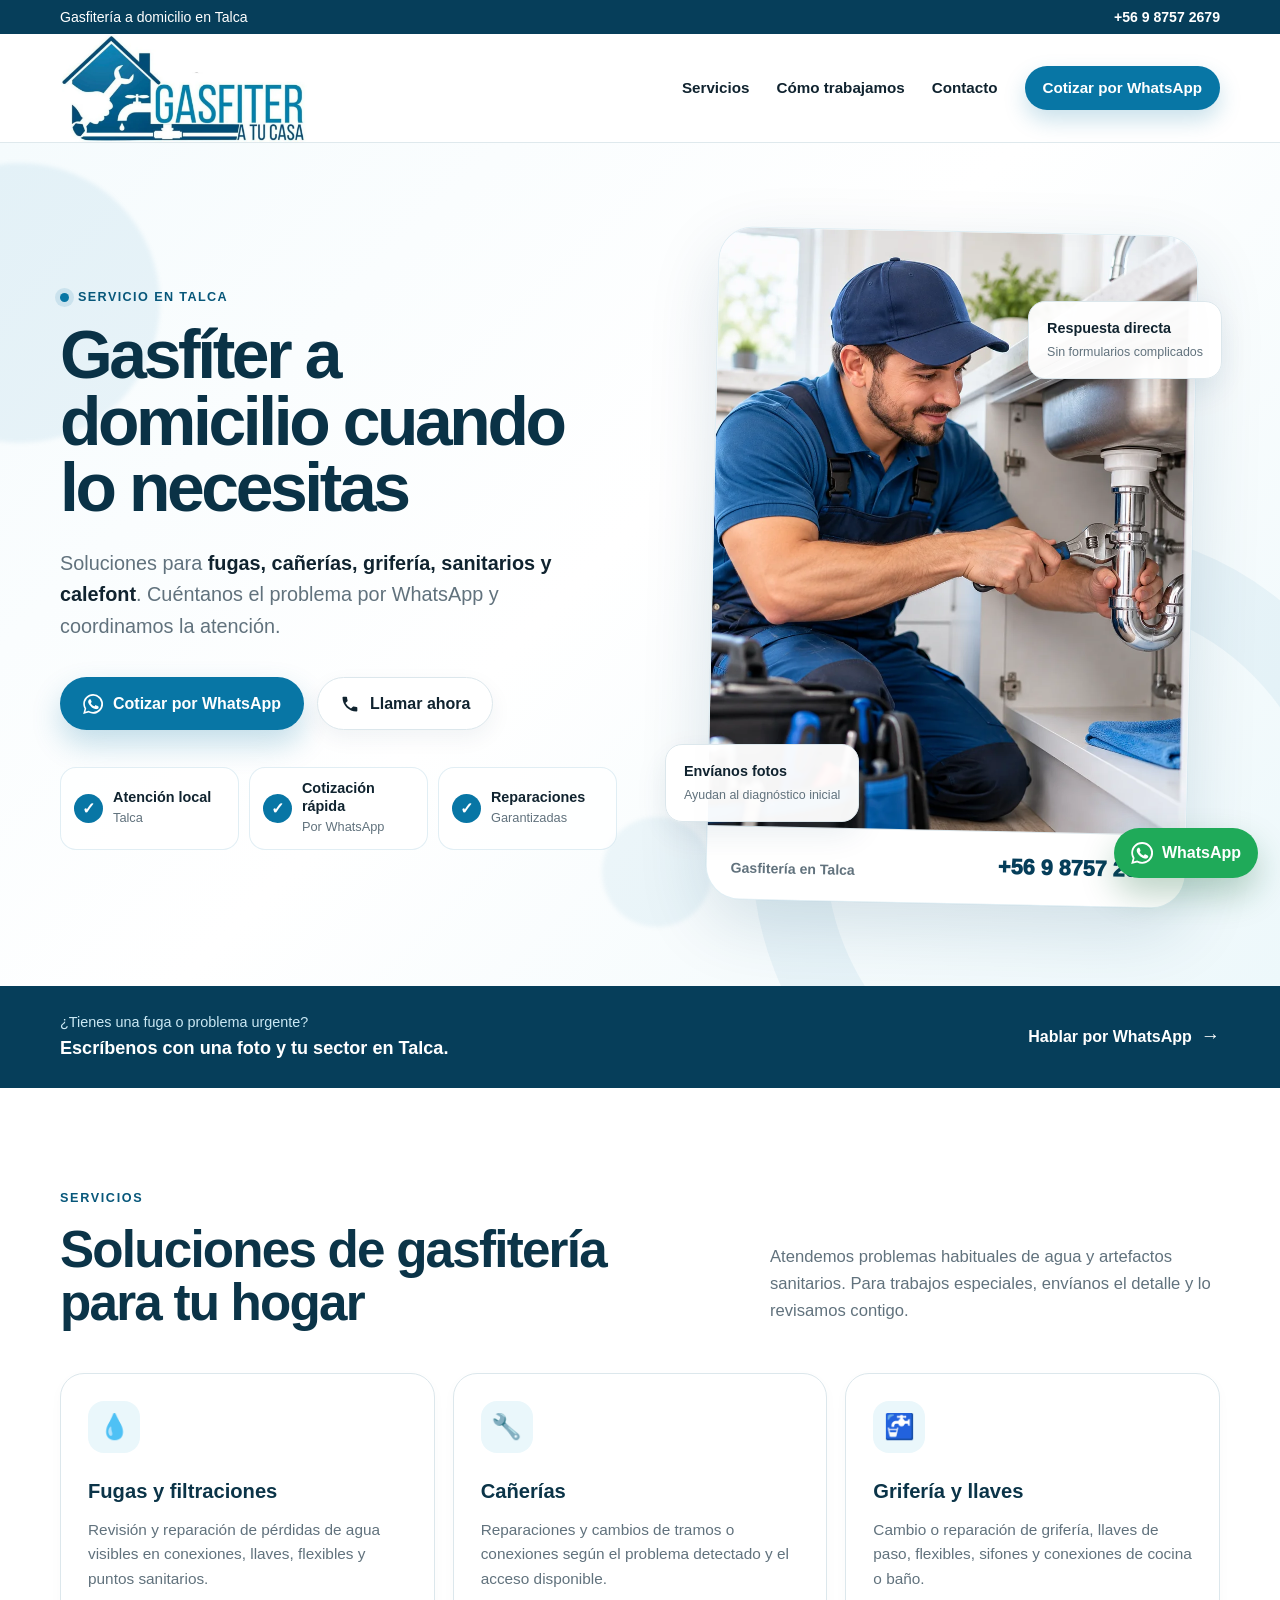
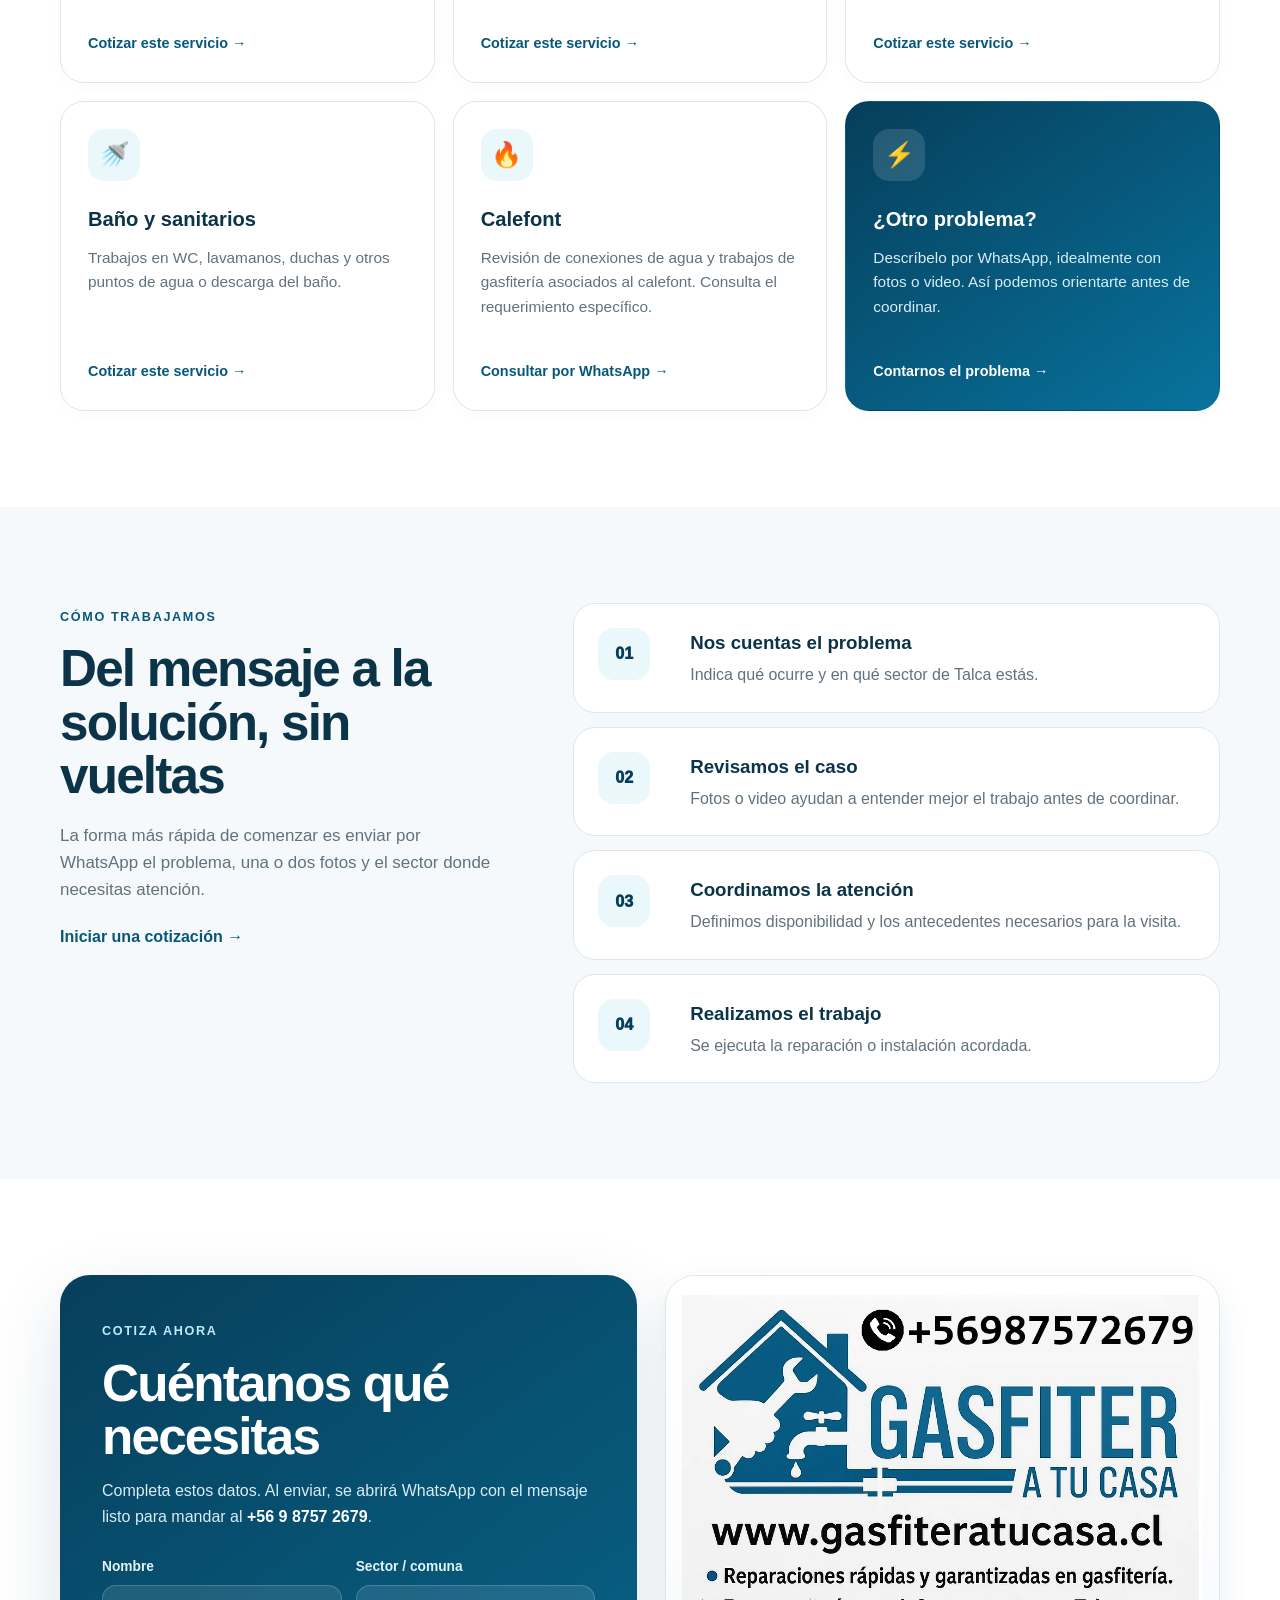
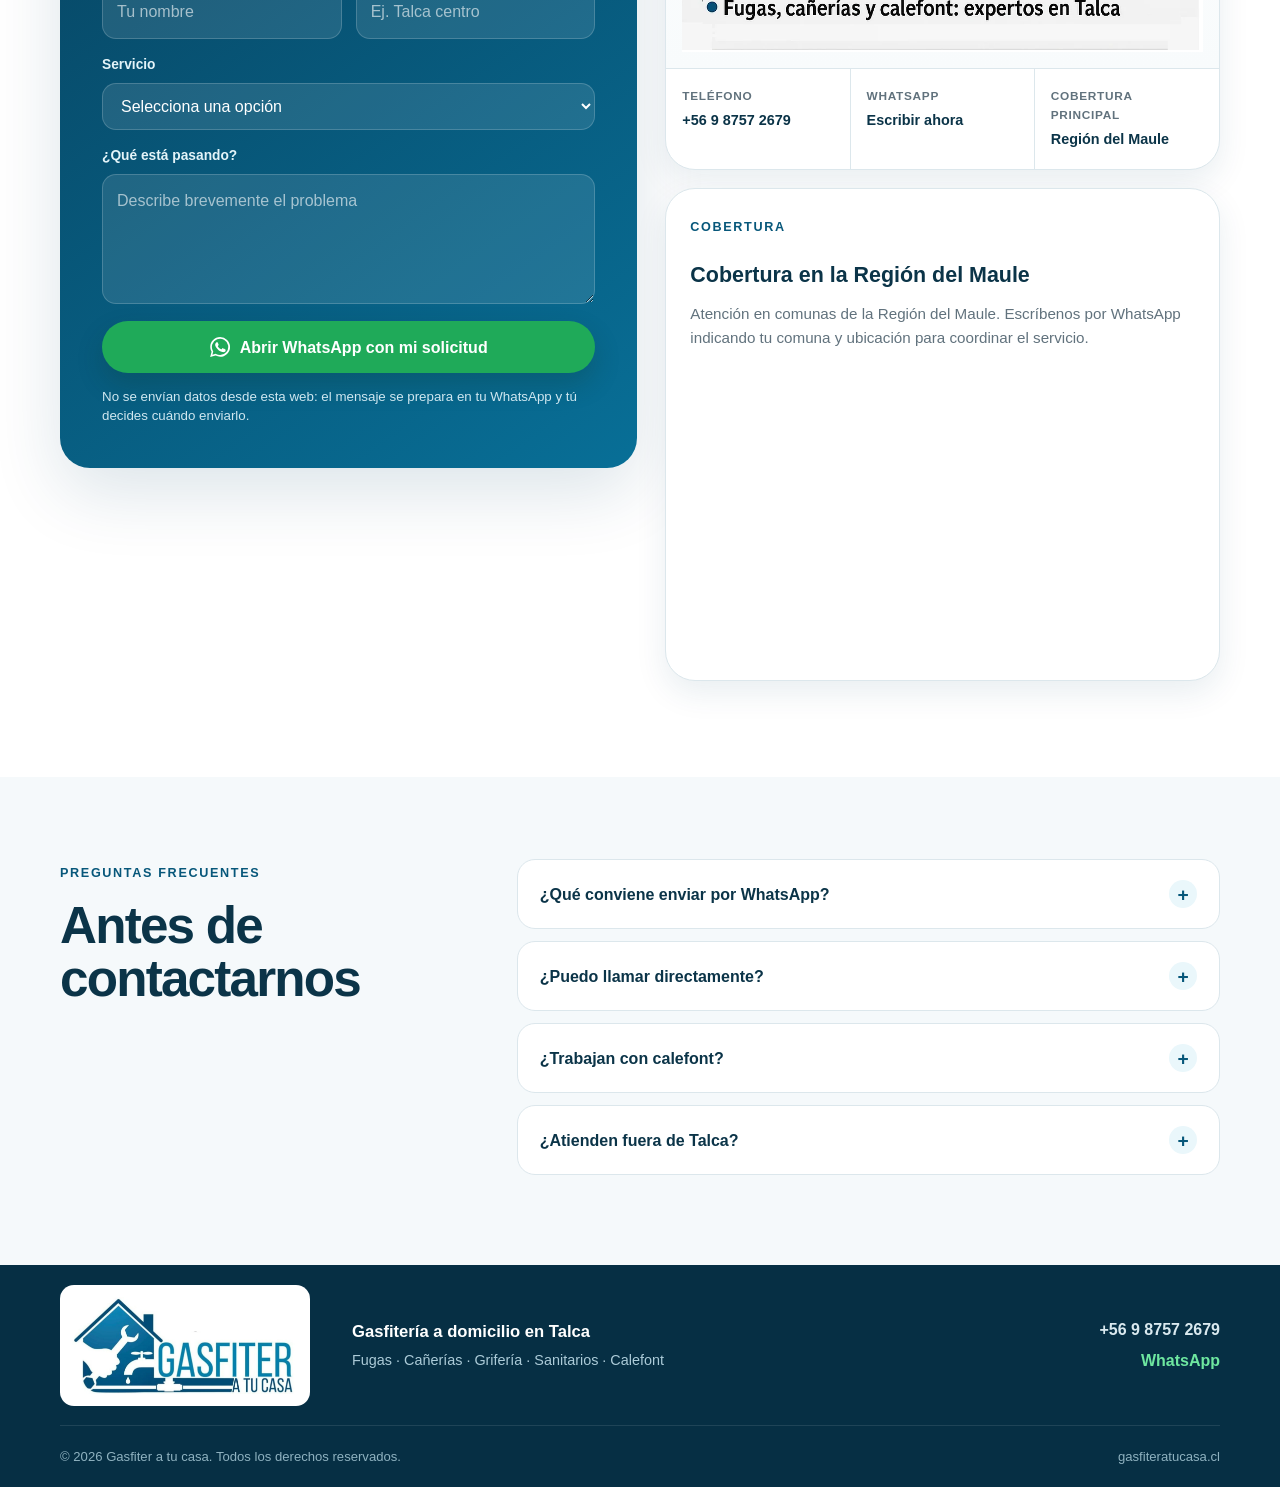
<file: index.html>
<!doctype html>
<html lang="es-CL">
<head>
  <meta charset="utf-8">
  <meta name="viewport" content="width=device-width, initial-scale=1">
  <title>Gasfíter en Talca | Gasfiter a tu casa</title>
  <meta name="description" content="Gasfitería a domicilio en Talca. Reparación de fugas, cañerías, grifería, sanitarios y trabajos asociados a calefont. Cotiza rápido por WhatsApp.">
  <meta name="robots" content="index,follow,max-image-preview:large">
  <meta name="theme-color" content="#006b92">
  <link rel="canonical" href="https://gasfiteratucasa.cl/">

  <meta property="og:type" content="website">
  <meta property="og:locale" content="es_CL">
  <meta property="og:title" content="Gasfíter en Talca | Gasfiter a tu casa">
  <meta property="og:description" content="Reparaciones rápidas y garantizadas en gasfitería. Atención en Talca. Cotiza por WhatsApp.">
  <meta property="og:url" content="https://gasfiteratucasa.cl/">
  <meta property="og:image" content="https://gasfiteratucasa.cl/assets/datos.webp">
  <meta property="og:image:alt" content="Gasfiter a tu casa, Talca, teléfono +56 9 8757 2679">

  <link rel="icon" href="assets/favicon.ico" sizes="any">
  <link rel="icon" href="assets/favicon.png" type="image/png">
  <link rel="apple-touch-icon" href="assets/apple-touch-icon.png">
  <link rel="manifest" href="site.webmanifest">
  <link rel="stylesheet" href="styles.css">

  <script type="application/ld+json">
  {
    "@context": "https://schema.org",
    "@type": "Plumber",
    "name": "Gasfiter a tu casa",
    "url": "https://gasfiteratucasa.cl/",
    "telephone": "+56987572679",
    "image": "https://gasfiteratucasa.cl/assets/logo.webp",
    "logo": "https://gasfiteratucasa.cl/assets/logo.webp",
    "areaServed": {
      "@type": "City",
      "name": "Talca",
      "addressRegion": "Maule",
      "addressCountry": "CL"
    },
    "description": "Servicio de gasfitería a domicilio en Talca: reparación de fugas, cañerías, grifería, sanitarios y trabajos asociados a calefont."
  }
  </script>
</head>
<body>
  <a class="skip-link" href="#contenido">Saltar al contenido</a>

  <header class="site-header" id="inicio">
    <div class="topbar">
      <div class="container topbar-inner">
        <span>Gasfitería a domicilio en Talca</span>
        <a href="tel:+56987572679" aria-label="Llamar al +56 9 8757 2679">+56 9 8757 2679</a>
      </div>
    </div>

    <nav class="navbar container" aria-label="Navegación principal">
      <a class="brand" href="#inicio" aria-label="Gasfiter a tu casa, inicio">
        <img src="assets/logo.webp" alt="Gasfiter a tu casa" width="440" height="189">
      </a>

      <button class="menu-toggle" id="menuToggle" type="button" aria-expanded="false" aria-controls="navLinks" aria-label="Abrir menú">
        <span></span><span></span><span></span>
      </button>

      <ul class="nav-links" id="navLinks">
        <li><a href="#servicios">Servicios</a></li>
        <li><a href="#como-trabajamos">Cómo trabajamos</a></li>
        <li><a href="#contacto">Contacto</a></li>
        <li><a class="nav-cta" href="https://wa.me/56987572679?text=Hola%2C%20necesito%20cotizar%20un%20servicio%20de%20gasfiter%C3%ADa%20en%20Talca." target="_blank" rel="noopener">Cotizar por WhatsApp</a></li>
      </ul>
    </nav>
  </header>

  <main id="contenido">
    <section class="hero" aria-labelledby="hero-title">
      <div class="hero-decoration hero-decoration-one" aria-hidden="true"></div>
      <div class="hero-decoration hero-decoration-two" aria-hidden="true"></div>
      <div class="container hero-grid">
        <div class="hero-copy">
          <div class="eyebrow"><span class="dot"></span> Servicio en Talca</div>
          <h1 id="hero-title">Gasfíter a domicilio cuando lo necesitas</h1>
          <p class="hero-lead">Soluciones para <strong>fugas, cañerías, grifería, sanitarios y calefont</strong>. Cuéntanos el problema por WhatsApp y coordinamos la atención.</p>

          <div class="hero-actions">
            <a class="btn btn-primary" href="https://wa.me/56987572679?text=Hola%2C%20necesito%20un%20gasf%C3%ADter%20en%20Talca.%20Mi%20problema%20es%3A%20" target="_blank" rel="noopener">
              <svg aria-hidden="true" viewBox="0 0 24 24"><path d="M20.5 3.5A11.8 11.8 0 0 0 12.1 0C5.6 0 .3 5.3.3 11.8c0 2.1.5 4.1 1.6 5.9L.2 24l6.5-1.7c1.7.9 3.6 1.4 5.5 1.4h.1c6.5 0 11.8-5.3 11.8-11.8 0-3.2-1.3-6.1-3.6-8.4Zm-8.3 18.2h-.1c-1.7 0-3.4-.5-4.9-1.3l-.4-.2-3.9 1 1-3.8-.2-.4a9.8 9.8 0 1 1 8.5 4.7Zm5.4-7.4c-.3-.1-1.7-.8-2-.9-.3-.1-.5-.1-.7.1-.2.3-.8.9-.9 1.1-.2.2-.3.2-.6.1-1.7-.8-2.8-1.5-3.9-3.4-.3-.5.3-.5.8-1.6.1-.2 0-.4 0-.6l-.9-2.2c-.2-.5-.5-.5-.7-.5h-.6c-.2 0-.6.1-.8.4-.3.3-1.1 1.1-1.1 2.6s1.1 3 1.3 3.2c.1.2 2.2 3.4 5.4 4.8.8.3 1.4.5 1.8.6.8.2 1.5.2 2 .1.6-.1 1.7-.7 1.9-1.4.2-.7.2-1.3.2-1.4-.1-.1-.3-.2-.6-.3Z"/></svg>
              Cotizar por WhatsApp
            </a>
            <a class="btn btn-secondary" href="tel:+56987572679">
              <svg aria-hidden="true" viewBox="0 0 24 24"><path d="M6.6 10.8a15.5 15.5 0 0 0 6.6 6.6l2.2-2.2c.3-.3.7-.4 1-.2 1.1.4 2.2.6 3.4.6.6 0 1 .4 1 1V20c0 .6-.4 1-1 1C10.5 21 3 13.5 3 4.2c0-.6.4-1 1-1h3.5c.6 0 1 .4 1 1 0 1.2.2 2.3.6 3.4.1.4 0 .8-.2 1l-2.3 2.2Z"/></svg>
              Llamar ahora
            </a>
          </div>

          <div class="trust-row" aria-label="Características del servicio">
            <div class="trust-item"><span class="check">✓</span><span><strong>Atención local</strong><small>Talca</small></span></div>
            <div class="trust-item"><span class="check">✓</span><span><strong>Cotización rápida</strong><small>Por WhatsApp</small></span></div>
            <div class="trust-item"><span class="check">✓</span><span><strong>Reparaciones</strong><small>Garantizadas</small></span></div>
          </div>
        </div>

        <div class="hero-visual" aria-label="Gasfíter trabajando en un domicilio">
          <div class="hero-photo-card">
            <img class="hero-worker" src="assets/hero-gasfiter.webp" alt="Gasfíter trabajando en la reparación de una tubería bajo un lavaplatos" width="900" height="1125">
            <div class="brand-card-copy hero-photo-copy">
              <span>Gasfitería en Talca</span>
              <a href="tel:+56987572679">+56 9 8757 2679</a>
            </div>
          </div>
          <div class="mini-card mini-card-top"><strong>Respuesta directa</strong><span>Sin formularios complicados</span></div>
          <div class="mini-card mini-card-bottom"><strong>Envíanos fotos</strong><span>Ayudan al diagnóstico inicial</span></div>
        </div>
      </div>
    </section>

    <section class="quick-contact" aria-label="Contacto rápido">
      <div class="container quick-contact-inner">
        <div>
          <span>¿Tienes una fuga o problema urgente?</span>
          <strong>Escríbenos con una foto y tu sector en Talca.</strong>
        </div>
        <a href="https://wa.me/56987572679?text=Hola%2C%20tengo%20un%20problema%20de%20gasfiter%C3%ADa%20en%20Talca.%20Quiero%20enviar%20una%20foto%20para%20cotizar." target="_blank" rel="noopener">Hablar por WhatsApp <span>→</span></a>
      </div>
    </section>

    <section class="section" id="servicios" aria-labelledby="servicios-title">
      <div class="container">
        <div class="section-heading">
          <div>
            <span class="eyebrow simple">Servicios</span>
            <h2 id="servicios-title">Soluciones de gasfitería para tu hogar</h2>
          </div>
          <p>Atendemos problemas habituales de agua y artefactos sanitarios. Para trabajos especiales, envíanos el detalle y lo revisamos contigo.</p>
        </div>

        <div class="services-grid">
          <article class="service-card">
            <div class="service-icon" aria-hidden="true">💧</div>
            <h3>Fugas y filtraciones</h3>
            <p>Revisión y reparación de pérdidas de agua visibles en conexiones, llaves, flexibles y puntos sanitarios.</p>
            <a href="https://wa.me/56987572679?text=Hola%2C%20tengo%20una%20fuga%20o%20filtraci%C3%B3n%20en%20Talca%20y%20quiero%20cotizar." target="_blank" rel="noopener">Cotizar este servicio →</a>
          </article>

          <article class="service-card">
            <div class="service-icon" aria-hidden="true">🔧</div>
            <h3>Cañerías</h3>
            <p>Reparaciones y cambios de tramos o conexiones según el problema detectado y el acceso disponible.</p>
            <a href="https://wa.me/56987572679?text=Hola%2C%20necesito%20revisar%20una%20ca%C3%B1er%C3%ADa%20en%20Talca%20y%20quiero%20cotizar." target="_blank" rel="noopener">Cotizar este servicio →</a>
          </article>

          <article class="service-card">
            <div class="service-icon" aria-hidden="true">🚰</div>
            <h3>Grifería y llaves</h3>
            <p>Cambio o reparación de grifería, llaves de paso, flexibles, sifones y conexiones de cocina o baño.</p>
            <a href="https://wa.me/56987572679?text=Hola%2C%20necesito%20un%20trabajo%20de%20grifer%C3%ADa%20en%20Talca%20y%20quiero%20cotizar." target="_blank" rel="noopener">Cotizar este servicio →</a>
          </article>

          <article class="service-card">
            <div class="service-icon" aria-hidden="true">🚿</div>
            <h3>Baño y sanitarios</h3>
            <p>Trabajos en WC, lavamanos, duchas y otros puntos de agua o descarga del baño.</p>
            <a href="https://wa.me/56987572679?text=Hola%2C%20necesito%20un%20trabajo%20en%20ba%C3%B1o%20o%20sanitarios%20en%20Talca%20y%20quiero%20cotizar." target="_blank" rel="noopener">Cotizar este servicio →</a>
          </article>

          <article class="service-card">
            <div class="service-icon" aria-hidden="true">🔥</div>
            <h3>Calefont</h3>
            <p>Revisión de conexiones de agua y trabajos de gasfitería asociados al calefont. Consulta el requerimiento específico.</p>
            <a href="https://wa.me/56987572679?text=Hola%2C%20necesito%20consultar%20por%20un%20trabajo%20asociado%20a%20calefont%20en%20Talca." target="_blank" rel="noopener">Consultar por WhatsApp →</a>
          </article>

          <article class="service-card service-card-accent">
            <div class="service-icon" aria-hidden="true">⚡</div>
            <h3>¿Otro problema?</h3>
            <p>Descríbelo por WhatsApp, idealmente con fotos o video. Así podemos orientarte antes de coordinar.</p>
            <a href="https://wa.me/56987572679?text=Hola%2C%20tengo%20otro%20problema%20de%20gasfiter%C3%ADa%20en%20Talca.%20Te%20env%C3%ADo%20el%20detalle%20para%20cotizar." target="_blank" rel="noopener">Contarnos el problema →</a>
          </article>
        </div>
      </div>
    </section>

    <section class="section process-section" id="como-trabajamos" aria-labelledby="proceso-title">
      <div class="container process-layout">
        <div class="process-copy">
          <span class="eyebrow simple">Cómo trabajamos</span>
          <h2 id="proceso-title">Del mensaje a la solución, sin vueltas</h2>
          <p>La forma más rápida de comenzar es enviar por WhatsApp el problema, una o dos fotos y el sector donde necesitas atención.</p>
          <a class="text-link" href="https://wa.me/56987572679?text=Hola%2C%20quiero%20coordinar%20un%20servicio%20de%20gasfiter%C3%ADa%20en%20Talca." target="_blank" rel="noopener">Iniciar una cotización →</a>
        </div>

        <ol class="steps-list">
          <li><span>01</span><div><h3>Nos cuentas el problema</h3><p>Indica qué ocurre y en qué sector de Talca estás.</p></div></li>
          <li><span>02</span><div><h3>Revisamos el caso</h3><p>Fotos o video ayudan a entender mejor el trabajo antes de coordinar.</p></div></li>
          <li><span>03</span><div><h3>Coordinamos la atención</h3><p>Definimos disponibilidad y los antecedentes necesarios para la visita.</p></div></li>
          <li><span>04</span><div><h3>Realizamos el trabajo</h3><p>Se ejecuta la reparación o instalación acordada.</p></div></li>
        </ol>
      </div>
    </section>

    <section class="section quote-section" id="contacto" aria-labelledby="contacto-title">
      <div class="container quote-grid">
        <div class="quote-panel">
          <span class="eyebrow simple light">Cotiza ahora</span>
          <h2 id="contacto-title">Cuéntanos qué necesitas</h2>
          <p>Completa estos datos. Al enviar, se abrirá WhatsApp con el mensaje listo para mandar al <strong>+56 9 8757 2679</strong>.</p>

          <form class="quote-form" id="quoteForm">
            <div class="form-grid">
              <label>
                <span>Nombre</span>
                <input id="name" name="name" type="text" autocomplete="name" placeholder="Tu nombre" required>
              </label>
              <label>
                <span>Sector / comuna</span>
                <input id="sector" name="sector" type="text" autocomplete="address-level2" placeholder="Ej. Talca centro" required>
              </label>
            </div>

            <label>
              <span>Servicio</span>
              <select id="service" name="service" required>
                <option value="">Selecciona una opción</option>
                <option>Fuga o filtración</option>
                <option>Cañerías</option>
                <option>Grifería o llaves</option>
                <option>Baño o sanitarios</option>
                <option>Calefont</option>
                <option>Otro problema</option>
              </select>
            </label>

            <label>
              <span>¿Qué está pasando?</span>
              <textarea id="message" name="message" rows="4" placeholder="Describe brevemente el problema" required></textarea>
            </label>

            <button class="btn btn-whatsapp" type="submit">
              <svg aria-hidden="true" viewBox="0 0 24 24"><path d="M20.5 3.5A11.8 11.8 0 0 0 12.1 0C5.6 0 .3 5.3.3 11.8c0 2.1.5 4.1 1.6 5.9L.2 24l6.5-1.7c1.7.9 3.6 1.4 5.5 1.4h.1c6.5 0 11.8-5.3 11.8-11.8 0-3.2-1.3-6.1-3.6-8.4Zm-8.3 18.2h-.1c-1.7 0-3.4-.5-4.9-1.3l-.4-.2-3.9 1 1-3.8-.2-.4a9.8 9.8 0 1 1 8.5 4.7Zm5.4-7.4c-.3-.1-1.7-.8-2-.9-.3-.1-.5-.1-.7.1-.2.3-.8.9-.9 1.1-.2.2-.3.2-.6.1-1.7-.8-2.8-1.5-3.9-3.4-.3-.5.3-.5.8-1.6.1-.2 0-.4 0-.6l-.9-2.2c-.2-.5-.5-.5-.7-.5h-.6c-.2 0-.6.1-.8.4-.3.3-1.1 1.1-1.1 2.6s1.1 3 1.3 3.2c.1.2 2.2 3.4 5.4 4.8.8.3 1.4.5 1.8.6.8.2 1.5.2 2 .1.6-.1 1.7-.7 1.9-1.4.2-.7.2-1.3.2-1.4-.1-.1-.3-.2-.6-.3Z"/></svg>
              Abrir WhatsApp con mi solicitud
            </button>
            <small>No se envían datos desde esta web: el mensaje se prepara en tu WhatsApp y tú decides cuándo enviarlo.</small>
          </form>
        </div>

        <aside class="contact-side" aria-label="Datos de contacto y cobertura en Talca">
          <div class="contact-card">
            <div class="contact-card-media">
              <img src="assets/datos.webp" alt="Gasfiter a tu casa: teléfono +56 9 8757 2679, web gasfiteratucasa.cl, reparaciones de gasfitería en Talca" width="957" height="652" loading="lazy">
            </div>
            <div class="contact-card-links">
              <a href="tel:+56987572679"><span>Teléfono</span><strong>+56 9 8757 2679</strong></a>
              <a href="https://wa.me/56987572679?text=Hola%2C%20necesito%20un%20gasf%C3%ADter%20en%20Talca." target="_blank" rel="noopener"><span>WhatsApp</span><strong>Escribir ahora</strong></a>
              <div><span>Cobertura principal</span><strong>Región del Maule</strong></div>
            </div>
          </div>

          <div class="map-card" aria-label="Mapa de cobertura en Talca">
            <div class="map-card-head">
              <span class="eyebrow simple">Cobertura</span>
              <h3>Cobertura en la Región del Maule</h3>
              <p>Atención en comunas de la Región del Maule. Escríbenos por WhatsApp indicando tu comuna y ubicación para coordinar el servicio.</p>
            </div>
            <div class="map-frame-wrap">
              <iframe
                title="Mapa de la Región del Maule"
                src="https://www.google.com/maps?q=Regi%C3%B3n%20del%20Maule%2C%20Chile&z=8&output=embed"
                loading="lazy"
                referrerpolicy="no-referrer-when-downgrade"
                allowfullscreen>
              </iframe>
            </div>
          </div>
        </aside>
      </div>
    </section>

    <section class="section faq-section" aria-labelledby="faq-title">
      <div class="container faq-wrap">
        <div class="faq-heading">
          <span class="eyebrow simple">Preguntas frecuentes</span>
          <h2 id="faq-title">Antes de contactarnos</h2>
        </div>
        <div class="faq-list">
          <details>
            <summary>¿Qué conviene enviar por WhatsApp?</summary>
            <p>Una descripción breve, tu sector en Talca y, cuando sea posible, fotos o video del problema.</p>
          </details>
          <details>
            <summary>¿Puedo llamar directamente?</summary>
            <p>Sí. Puedes llamar al <a href="tel:+56987572679">+56 9 8757 2679</a> o escribir por WhatsApp usando cualquiera de los botones de esta página.</p>
          </details>
          <details>
            <summary>¿Trabajan con calefont?</summary>
            <p>Se pueden consultar trabajos de gasfitería asociados al calefont. Describe el requerimiento para confirmar el tipo de atención necesaria.</p>
          </details>
          <details>
            <summary>¿Atienden fuera de Talca?</summary>
            <p>La cobertura es la Región del Maule. Consulta disponibilidad por WhatsApp indicando tu comuna y ubicación exacta.</p>
          </details>
        </div>
      </div>
    </section>
  </main>

  <a class="floating-whatsapp" href="https://wa.me/56987572679?text=Hola%2C%20necesito%20un%20gasf%C3%ADter%20en%20Talca." target="_blank" rel="noopener" aria-label="Abrir WhatsApp con Gasfiter a tu casa">
    <svg aria-hidden="true" viewBox="0 0 24 24"><path d="M20.5 3.5A11.8 11.8 0 0 0 12.1 0C5.6 0 .3 5.3.3 11.8c0 2.1.5 4.1 1.6 5.9L.2 24l6.5-1.7c1.7.9 3.6 1.4 5.5 1.4h.1c6.5 0 11.8-5.3 11.8-11.8 0-3.2-1.3-6.1-3.6-8.4Zm-8.3 18.2h-.1c-1.7 0-3.4-.5-4.9-1.3l-.4-.2-3.9 1 1-3.8-.2-.4a9.8 9.8 0 1 1 8.5 4.7Zm5.4-7.4c-.3-.1-1.7-.8-2-.9-.3-.1-.5-.1-.7.1-.2.3-.8.9-.9 1.1-.2.2-.3.2-.6.1-1.7-.8-2.8-1.5-3.9-3.4-.3-.5.3-.5.8-1.6.1-.2 0-.4 0-.6l-.9-2.2c-.2-.5-.5-.5-.7-.5h-.6c-.2 0-.6.1-.8.4-.3.3-1.1 1.1-1.1 2.6s1.1 3 1.3 3.2c.1.2 2.2 3.4 5.4 4.8.8.3 1.4.5 1.8.6.8.2 1.5.2 2 .1.6-.1 1.7-.7 1.9-1.4.2-.7.2-1.3.2-1.4-.1-.1-.3-.2-.6-.3Z"/></svg>
    <span>WhatsApp</span>
  </a>

  <footer class="footer">
    <div class="container footer-main">
      <a class="footer-brand" href="#inicio"><img src="assets/logo.webp" alt="Gasfiter a tu casa" width="440" height="189" loading="lazy"></a>
      <div class="footer-copy">
        <strong>Gasfitería a domicilio en Talca</strong>
        <span>Fugas · Cañerías · Grifería · Sanitarios · Calefont</span>
      </div>
      <div class="footer-actions">
        <a href="tel:+56987572679">+56 9 8757 2679</a>
        <a href="https://wa.me/56987572679?text=Hola%2C%20necesito%20un%20gasf%C3%ADter%20en%20Talca." target="_blank" rel="noopener">WhatsApp</a>
      </div>
    </div>
    <div class="container footer-bottom">
      <span>© <span id="year"></span> Gasfiter a tu casa. Todos los derechos reservados.</span>
      <a href="https://gasfiteratucasa.cl/">gasfiteratucasa.cl</a>
    </div>
  </footer>

  <script src="script.js" defer></script>
</body>
</html>
</file>
<file: styles.css>
* { box-sizing: border-box; margin: 0; padding: 0; }

:root {
  --brand: #0876a5;
  --brand-dark: #07577a;
  --brand-deep: #063e5a;
  --brand-soft: #eaf7fb;
  --ink: #10232f;
  --muted: #61727d;
  --line: #dce7ec;
  --paper: #ffffff;
  --surface: #f5f9fb;
  --whatsapp: #1faa59;
  --shadow: 0 24px 70px rgba(8, 67, 96, .14);
  --shadow-soft: 0 12px 32px rgba(8, 67, 96, .09);
  --radius: 24px;
}

html { scroll-behavior: smooth; }
body {
  font-family: Inter, ui-sans-serif, -apple-system, BlinkMacSystemFont, "Segoe UI", Roboto, Arial, sans-serif;
  color: var(--ink);
  background: var(--paper);
  line-height: 1.6;
  -webkit-font-smoothing: antialiased;
}
body.menu-open { overflow: hidden; }
a { color: inherit; text-decoration: none; }
img { display: block; max-width: 100%; }
button, input, select, textarea { font: inherit; }
button { color: inherit; }
.container { width: min(1160px, calc(100% - 36px)); margin-inline: auto; }
.section { padding: 96px 0; }
.skip-link { position: fixed; left: 16px; top: -80px; z-index: 999; background: var(--ink); color: #fff; padding: 10px 14px; border-radius: 8px; }
.skip-link:focus { top: 16px; }

.site-header { position: sticky; top: 0; z-index: 100; background: rgba(255,255,255,.96); backdrop-filter: blur(12px); border-bottom: 1px solid rgba(220,231,236,.9); }
.topbar { background: var(--brand-deep); color: #fff; font-size: .88rem; }
.topbar-inner { min-height: 34px; display: flex; align-items: center; justify-content: space-between; gap: 18px; }
.topbar a { font-weight: 800; }
.navbar { min-height: 84px; display: flex; align-items: center; justify-content: space-between; gap: 28px; }
.brand { flex: 0 0 auto; }
.brand img { width: 250px; height: auto; }
.nav-links { list-style: none; display: flex; align-items: center; gap: 27px; font-weight: 700; font-size: .95rem; }
.nav-links > li > a:not(.nav-cta) { position: relative; padding: 30px 0; }
.nav-links > li > a:not(.nav-cta)::after { content: ""; position: absolute; left: 0; bottom: 22px; width: 0; height: 2px; background: var(--brand); transition: width .2s ease; }
.nav-links > li > a:hover::after { width: 100%; }
.nav-cta { display: inline-flex; align-items: center; min-height: 44px; padding: 10px 18px; border-radius: 999px; background: var(--brand); color: #fff; box-shadow: 0 10px 22px rgba(8,118,165,.22); }
.menu-toggle { display: none; width: 46px; height: 46px; border: 1px solid var(--line); background: #fff; border-radius: 12px; align-items: center; justify-content: center; flex-direction: column; gap: 5px; cursor: pointer; }
.menu-toggle span { width: 21px; height: 2px; background: var(--ink); transition: .2s ease; }

.hero { position: relative; overflow: hidden; padding: 88px 0 82px; background: linear-gradient(135deg,#f5fbfd 0%,#fff 48%,#edf8fb 100%); }
.hero::after { content: ""; position: absolute; inset: auto -120px -190px auto; width: 500px; height: 500px; border-radius: 50%; border: 74px solid rgba(8,118,165,.06); pointer-events: none; }
.hero-decoration { position: absolute; border-radius: 50%; pointer-events: none; filter: blur(2px); }
.hero-decoration-one { width: 280px; height: 280px; left: -120px; top: 20px; background: rgba(8,118,165,.07); }
.hero-decoration-two { width: 110px; height: 110px; left: 47%; bottom: 7%; background: rgba(8,118,165,.06); }
.hero-grid { position: relative; z-index: 1; display: grid; grid-template-columns: 1.02fr .98fr; gap: 68px; align-items: center; }
.eyebrow { display: inline-flex; align-items: center; gap: 9px; color: var(--brand-dark); font-weight: 900; font-size: .79rem; letter-spacing: .11em; text-transform: uppercase; margin-bottom: 15px; }
.eyebrow.simple { letter-spacing: .13em; }
.eyebrow.light { color: #bfeafa; }
.dot { width: 9px; height: 9px; background: var(--brand); border-radius: 50%; box-shadow: 0 0 0 5px rgba(8,118,165,.12); }
.hero h1 { font-size: clamp(2.8rem,5.3vw,5.25rem); line-height: .98; letter-spacing: -.05em; max-width: 720px; color: #0a3246; }
.hero-lead { margin-top: 26px; max-width: 650px; color: var(--muted); font-size: clamp(1.06rem,1.7vw,1.24rem); }
.hero-lead strong { color: var(--ink); }
.hero-actions { display: flex; flex-wrap: wrap; gap: 13px; margin: 34px 0 37px; }
.btn { display: inline-flex; align-items: center; justify-content: center; gap: 10px; min-height: 52px; padding: 13px 22px; border-radius: 999px; font-weight: 850; border: 1px solid transparent; cursor: pointer; transition: transform .18s ease, box-shadow .18s ease, background .18s ease; }
.btn:hover { transform: translateY(-2px); }
.btn svg { width: 20px; height: 20px; fill: currentColor; }
.btn-primary { background: var(--brand); color: #fff; box-shadow: 0 14px 30px rgba(8,118,165,.24); }
.btn-primary:hover { background: var(--brand-dark); }
.btn-secondary { background: #fff; border-color: var(--line); color: var(--ink); box-shadow: 0 8px 22px rgba(12,57,80,.06); }
.trust-row { display: grid; grid-template-columns: repeat(3,1fr); gap: 10px; max-width: 650px; }
.trust-item { display: flex; align-items: center; gap: 10px; min-width: 0; padding: 12px 13px; border: 1px solid rgba(8,118,165,.12); border-radius: 16px; background: rgba(255,255,255,.72); }
.check { flex: 0 0 auto; width: 29px; height: 29px; display: grid; place-items: center; border-radius: 50%; color: #fff; background: var(--brand); font-weight: 900; }
.trust-item strong, .trust-item small { display: block; }
.trust-item strong { line-height: 1.2; font-size: .9rem; }
.trust-item small { color: var(--muted); font-size: .8rem; margin-top: 2px; }
.hero-visual { position: relative; min-height: 560px; display: grid; place-items: center; }
.hero-photo-card { width: min(480px,92%); overflow: hidden; border-radius: 34px; background: #fff; box-shadow: var(--shadow); border: 1px solid rgba(8,118,165,.13); transform: rotate(1.2deg); }
.hero-worker { display: block; width: 100%; height: auto; aspect-ratio: 4 / 5; object-fit: cover; }
.brand-card-copy { border-top: 1px solid var(--line); margin-top: 0; padding: 18px 24px 20px; display: flex; align-items: end; justify-content: space-between; gap: 18px; }
.brand-card-copy span { color: var(--muted); font-weight: 700; font-size: .88rem; }
.brand-card-copy a { color: var(--brand-deep); font-weight: 950; font-size: clamp(1.05rem,2vw,1.35rem); white-space: nowrap; }
.mini-card { position: absolute; z-index: 2; display: flex; flex-direction: column; gap: 3px; padding: 15px 18px; border-radius: 17px; background: rgba(255,255,255,.96); box-shadow: var(--shadow-soft); border: 1px solid var(--line); }
.mini-card strong { font-size: .9rem; }
.mini-card span { font-size: .78rem; color: var(--muted); }
.mini-card-top { top: 70px; right: -2px; }
.mini-card-bottom { bottom: 82px; left: -20px; }

.quick-contact { background: var(--brand-deep); color: #fff; }
.quick-contact-inner { min-height: 102px; display: flex; align-items: center; justify-content: space-between; gap: 24px; }
.quick-contact-inner div { display: flex; flex-direction: column; }
.quick-contact-inner span { color: #cae8f4; font-size: .9rem; }
.quick-contact-inner strong { font-size: 1.13rem; }
.quick-contact-inner > a { display: inline-flex; gap: 9px; align-items: center; font-weight: 850; white-space: nowrap; }
.quick-contact-inner > a span { color: #fff; font-size: 1.2rem; }

.section-heading { display: grid; grid-template-columns: 1.05fr .75fr; gap: 80px; align-items: end; margin-bottom: 44px; }
.section-heading h2, .process-copy h2, .quote-panel h2, .faq-heading h2 { font-size: clamp(2.2rem,4vw,3.65rem); line-height: 1.04; letter-spacing: -.035em; color: #0b3448; }
.section-heading > p { color: var(--muted); font-size: 1.04rem; padding-bottom: 5px; }
.services-grid { display: grid; grid-template-columns: repeat(3,1fr); gap: 18px; }
.service-card { display: flex; flex-direction: column; min-height: 310px; padding: 27px; border: 1px solid var(--line); border-radius: var(--radius); background: #fff; box-shadow: 0 4px 14px rgba(8,67,96,.025); transition: transform .2s ease, box-shadow .2s ease, border-color .2s ease; }
.service-card:hover { transform: translateY(-5px); box-shadow: var(--shadow-soft); border-color: rgba(8,118,165,.27); }
.service-icon { width: 52px; height: 52px; display: grid; place-items: center; font-size: 1.55rem; border-radius: 16px; background: var(--brand-soft); margin-bottom: 22px; }
.service-card h3 { font-size: 1.26rem; margin-bottom: 10px; color: #0b3448; }
.service-card p { color: var(--muted); font-size: .96rem; }
.service-card a { margin-top: auto; padding-top: 23px; color: var(--brand-dark); font-weight: 850; font-size: .9rem; }
.service-card-accent { background: linear-gradient(145deg,var(--brand-deep),#08739e); color: #fff; border-color: transparent; }
.service-card-accent .service-icon { background: rgba(255,255,255,.13); }
.service-card-accent h3, .service-card-accent a { color: #fff; }
.service-card-accent p { color: #d8edf5; }

.process-section { background: var(--surface); }
.process-layout { display: grid; grid-template-columns: .8fr 1.2fr; gap: 82px; align-items: start; }
.process-copy { position: sticky; top: 150px; }
.process-copy p { color: var(--muted); font-size: 1.06rem; margin: 20px 0; max-width: 480px; }
.text-link { color: var(--brand-dark); font-weight: 900; }
.steps-list { list-style: none; display: grid; gap: 14px; }
.steps-list li { display: grid; grid-template-columns: 72px 1fr; gap: 20px; padding: 24px; background: #fff; border: 1px solid var(--line); border-radius: 22px; }
.steps-list > li > span { width: 52px; height: 52px; display: grid; place-items: center; border-radius: 16px; background: var(--brand-soft); color: var(--brand-deep); font-weight: 950; }
.steps-list h3 { color: #0b3448; font-size: 1.17rem; margin-bottom: 4px; }
.steps-list p { color: var(--muted); }

.quote-section { background: #fff; }
.quote-grid { display: grid; grid-template-columns: 1.02fr .98fr; gap: 28px; align-items: start; }
.quote-panel { padding: 42px; border-radius: 30px; background: linear-gradient(145deg,#073f5b,#086f97); color: #fff; box-shadow: var(--shadow); }
.quote-panel h2 { color: #fff; }
.quote-panel > p { margin: 15px 0 27px; color: #d9edf4; max-width: 700px; }
.quote-panel > p strong { color: #fff; }
.quote-form { display: grid; gap: 15px; }
.form-grid { display: grid; grid-template-columns: 1fr 1fr; gap: 14px; }
.quote-form label { display: grid; gap: 7px; }
.quote-form label > span { font-size: .86rem; font-weight: 800; color: #e4f4f9; }
.quote-form input, .quote-form select, .quote-form textarea { width: 100%; border: 1px solid rgba(255,255,255,.18); border-radius: 14px; background: rgba(255,255,255,.1); color: #fff; padding: 13px 14px; outline: 0; transition: background .2s ease,border-color .2s ease; }
.quote-form input::placeholder, .quote-form textarea::placeholder { color: rgba(255,255,255,.6); }
.quote-form select { color-scheme: dark; }
.quote-form input:focus, .quote-form select:focus, .quote-form textarea:focus { background: rgba(255,255,255,.15); border-color: rgba(255,255,255,.55); }
.quote-form textarea { resize: vertical; min-height: 114px; }
.btn-whatsapp { width: 100%; border: 0; margin-top: 2px; color: #fff; background: var(--whatsapp); box-shadow: 0 12px 26px rgba(12,55,31,.22); }
.quote-form small { color: #cfe7f0; line-height: 1.4; }
.contact-side { display: grid; gap: 18px; }
.contact-card, .map-card { overflow: hidden; border-radius: 30px; border: 1px solid var(--line); background: #fff; box-shadow: var(--shadow-soft); }
.contact-card-media { display: grid; place-items: center; padding: 16px; background: linear-gradient(180deg,#fff,#f8fbfc); }
.contact-card-media img { width: 100%; max-height: 360px; object-fit: contain; background: #fff; }
.contact-card-links { display: grid; grid-template-columns: repeat(3,1fr); border-top: 1px solid var(--line); }
.map-card-head { padding: 24px 24px 14px; }
.map-card-head h3 { color: #0b3448; font-size: 1.34rem; margin-top: 5px; }
.map-card-head p { color: var(--muted); font-size: .95rem; margin-top: 10px; }
.map-frame-wrap { padding: 0 16px 16px; }
.map-frame-wrap iframe { display: block; width: 100%; height: 300px; border: 0; border-radius: 20px; }
.contact-card-links > * { min-width: 0; padding: 18px 16px; border-right: 1px solid var(--line); }
.contact-card-links > *:last-child { border-right: 0; }
.contact-card-links span, .contact-card-links strong { display: block; }
.contact-card-links span { color: var(--muted); font-size: .74rem; text-transform: uppercase; letter-spacing: .06em; font-weight: 800; }
.contact-card-links strong { margin-top: 3px; color: #0b3448; font-size: .9rem; overflow-wrap: anywhere; }

.faq-section { background: var(--surface); padding-top: 82px; padding-bottom: 90px; }
.faq-wrap { display: grid; grid-template-columns: .7fr 1.3fr; gap: 78px; align-items: start; }
.faq-heading { position: sticky; top: 150px; }
.faq-list { display: grid; gap: 12px; }
.faq-list details { background: #fff; border: 1px solid var(--line); border-radius: 18px; overflow: hidden; }
.faq-list summary { cursor: pointer; list-style: none; padding: 20px 22px; font-weight: 850; color: #0b3448; display: flex; align-items: center; justify-content: space-between; gap: 18px; }
.faq-list summary::-webkit-details-marker { display: none; }
.faq-list summary::after { content: "+"; flex: 0 0 auto; width: 28px; height: 28px; display: grid; place-items: center; border-radius: 50%; background: var(--brand-soft); color: var(--brand-dark); font-size: 1.2rem; }
.faq-list details[open] summary::after { content: "−"; }
.faq-list details p { padding: 0 22px 20px; color: var(--muted); }
.faq-list details p a { color: var(--brand-dark); font-weight: 800; }

.floating-whatsapp { position: fixed; right: 22px; bottom: 22px; z-index: 90; display: inline-flex; align-items: center; gap: 9px; min-height: 50px; padding: 12px 17px; border-radius: 999px; background: var(--whatsapp); color: #fff; box-shadow: 0 16px 34px rgba(15,96,49,.28); font-weight: 900; }
.floating-whatsapp svg { width: 22px; height: 22px; fill: currentColor; }
.footer { background: #062f44; color: #d9e9ef; }
.footer-main { min-height: 160px; display: grid; grid-template-columns: 250px 1fr auto; align-items: center; gap: 42px; }
.footer-brand { padding: 12px; border-radius: 14px; background: #fff; }
.footer-brand img { width: 100%; height: auto; }
.footer-copy { display: flex; flex-direction: column; gap: 4px; }
.footer-copy strong { color: #fff; font-size: 1.04rem; }
.footer-copy span { color: #accbd8; font-size: .9rem; }
.footer-actions { display: flex; flex-direction: column; align-items: flex-end; gap: 6px; font-weight: 850; }
.footer-actions a:last-child { color: #6ee7a0; }
.footer-bottom { min-height: 62px; border-top: 1px solid rgba(255,255,255,.1); display: flex; align-items: center; justify-content: space-between; gap: 20px; color: #8fb2c0; font-size: .82rem; }

@media (max-width: 980px) {
  .menu-toggle { display: inline-flex; }
  .nav-links { position: fixed; left: 18px; right: 18px; top: 128px; max-height: calc(100vh - 148px); overflow: auto; display: none; flex-direction: column; align-items: stretch; gap: 0; padding: 10px; background: #fff; border: 1px solid var(--line); border-radius: 20px; box-shadow: var(--shadow); }
  .nav-links.open { display: flex; }
  .nav-links li a { display: block; padding: 14px 15px !important; }
  .nav-links > li > a:not(.nav-cta)::after { display: none; }
  .nav-cta { border-radius: 14px; text-align: center; }
  .hero-grid { grid-template-columns: 1fr; gap: 45px; }
  .hero-copy { max-width: 800px; }
  .hero-visual { min-height: 560px; }
  .section-heading { grid-template-columns: 1fr; gap: 16px; }
  .services-grid { grid-template-columns: repeat(2,1fr); }
  .process-layout { grid-template-columns: 1fr; gap: 34px; }
  .process-copy, .faq-heading { position: static; }
  .quote-grid { grid-template-columns: 1fr; }
  .faq-wrap { grid-template-columns: 1fr; gap: 30px; }
  .footer-main { grid-template-columns: 220px 1fr; }
  .footer-actions { grid-column: 1 / -1; flex-direction: row; justify-content: space-between; align-items: center; padding-bottom: 26px; }
}

@media (max-width: 680px) {
  .container { width: min(100% - 28px, 1160px); }
  .section { padding: 70px 0; }
  .topbar-inner { min-height: 38px; font-size: .78rem; }
  .topbar-inner span { max-width: 55%; line-height: 1.2; }
  .navbar { min-height: 76px; }
  .brand img { width: 205px; }
  .nav-links { top: 122px; }
  .hero { padding: 63px 0 60px; }
  .hero h1 { font-size: clamp(2.55rem,13.4vw,4rem); }
  .hero-actions { flex-direction: column; }
  .btn { width: 100%; }
  .trust-row { grid-template-columns: 1fr; }
  .hero-visual { min-height: auto; padding: 22px 0; }
  .hero-photo-card { width: 100%; transform: none; border-radius: 25px; }
  .brand-card-copy { flex-direction: column; align-items: flex-start; }
  .mini-card { display: none; }
  .quick-contact-inner { padding: 20px 0; min-height: auto; flex-direction: column; align-items: flex-start; }
  .services-grid { grid-template-columns: 1fr; }
  .service-card { min-height: 270px; }
  .steps-list li { grid-template-columns: 50px 1fr; gap: 14px; padding: 19px; }
  .steps-list > li > span { width: 44px; height: 44px; border-radius: 13px; }
  .quote-panel { padding: 26px 20px; border-radius: 24px; }
  .form-grid { grid-template-columns: 1fr; }
  .contact-card, .map-card { border-radius: 24px; }
  .contact-card-links { grid-template-columns: 1fr; }
  .contact-card-links > * { border-right: 0; border-bottom: 1px solid var(--line); }
  .contact-card-links > *:last-child { border-bottom: 0; }
  .floating-whatsapp { right: 14px; bottom: 14px; }
  .floating-whatsapp span { display: none; }
  .floating-whatsapp { width: 54px; height: 54px; padding: 0; justify-content: center; }
  .footer-main { grid-template-columns: 1fr; gap: 20px; padding: 32px 0; }
  .footer-brand { width: 230px; }
  .footer-actions { grid-column: auto; flex-direction: column; align-items: flex-start; padding-bottom: 0; }
  .footer-bottom { align-items: flex-start; flex-direction: column; justify-content: center; gap: 2px; padding: 16px 0 74px; }
}

@media (prefers-reduced-motion: reduce) {
  html { scroll-behavior: auto; }
  *, *::before, *::after { transition: none !important; }
}
</file>
